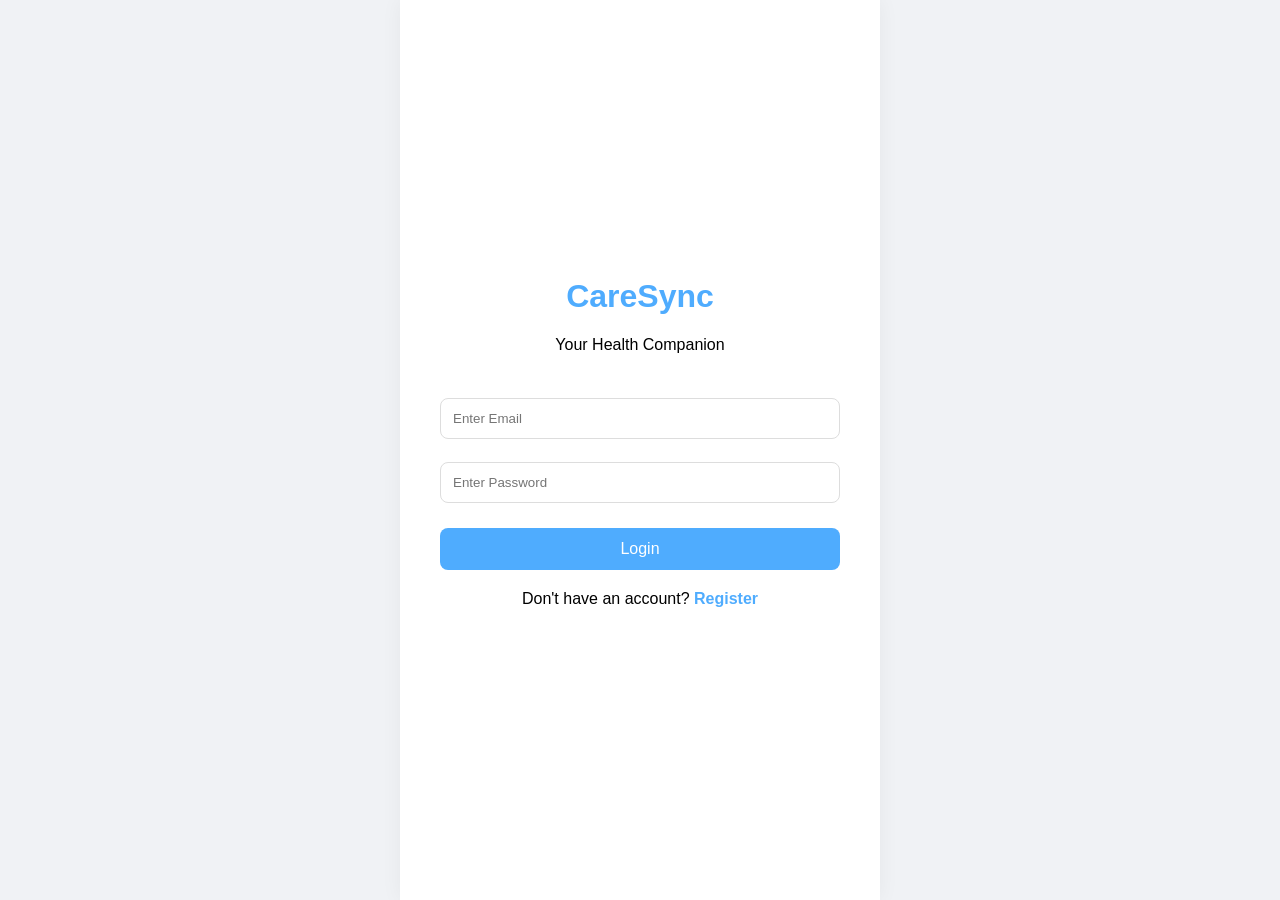
<file: index.html>
<!DOCTYPE html>
<html>

<head>
    <title>CareSync - Welcome</title>
    <link rel="stylesheet" href="style.css">
</head>

<body>

    <script>
        window.location.href = "login.html";
    </script>
</body>

</html>
</file>
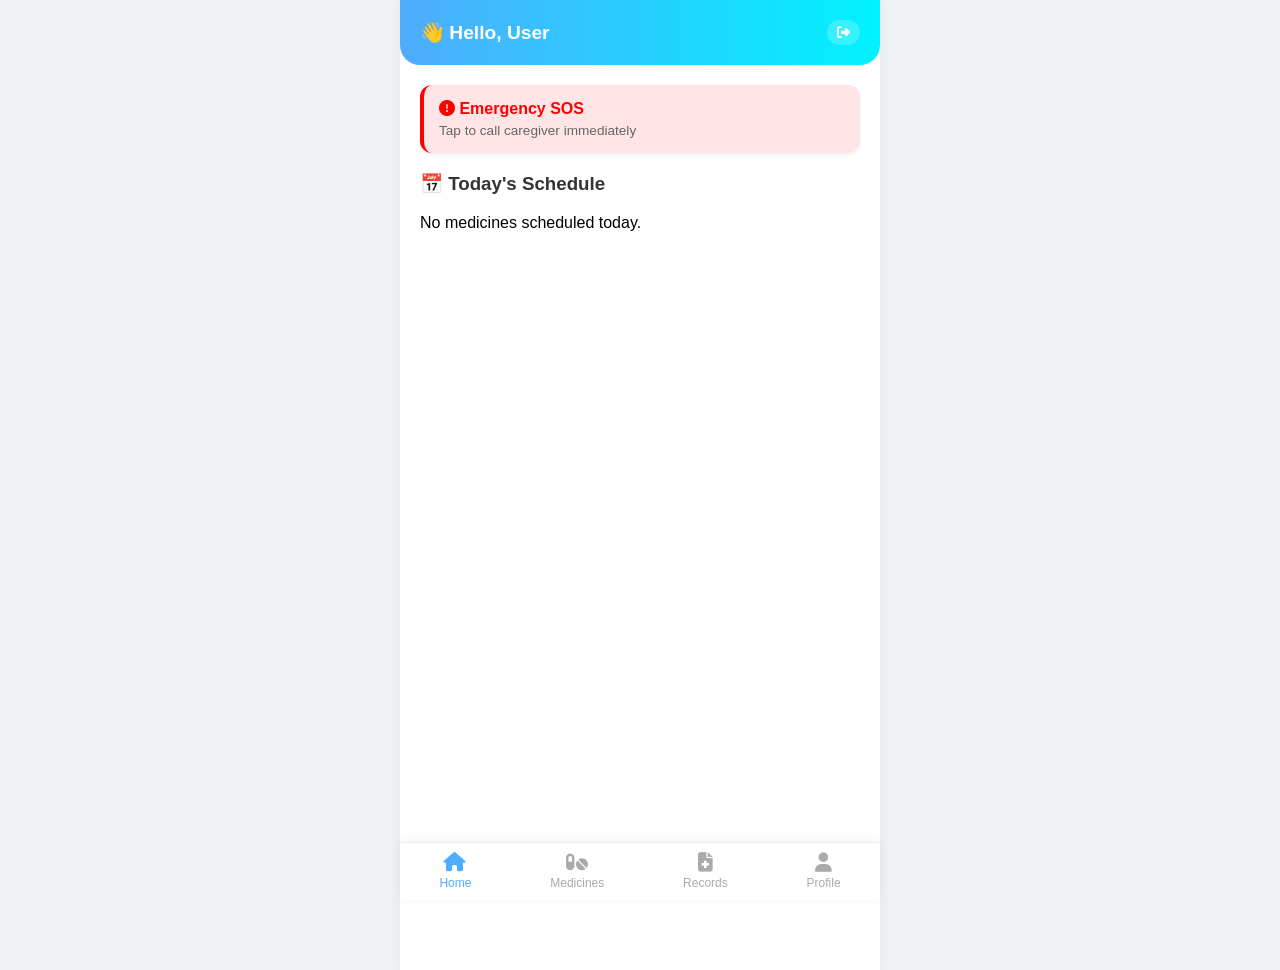
<file: dashboard.html>
<!DOCTYPE html>
<html>

<head>
    <title>CareSync - Dashboard</title>
    <meta name="viewport" content="width=device-width, initial-scale=1.0">
    <link rel="stylesheet" href="style.css">
    <link rel="stylesheet" href="https://cdnjs.cloudflare.com/ajax/libs/font-awesome/6.4.0/css/all.min.css">
</head>

<body>

    <div class="mobile-container">

        <!-- Header -->
        <div class="header">
            <h2>👋 Hello, User</h2>
            <button onclick="logout()"><i class="fas fa-sign-out-alt"></i></button>
        </div>

        <!-- Main Content -->
        <div class="content">

            <!-- Emergency SOS -->
            <div class="timeline-card"
                style="background: #ffe5e5; border-left-color: red; margin-bottom: 20px; cursor: pointer;"
                onclick="alert('Calling Caregiver...')">
                <h4 style="color: red;"><i class="fas fa-exclamation-circle"></i> Emergency SOS</h4>
                <p>Tap to call caregiver immediately</p>
            </div>

            <!-- Medicine Timeline -->
            <div class="timeline-section">
                <h3>📅 Today's Schedule</h3>
                <div id="medicine-timeline">
                    <!-- Timeline Items will be injected here by JS -->
                    <p style="text-align: center; color: #999;">Loading schedule...</p>
                </div>
            </div>

        </div>

        <!-- Bottom Navigation -->
        <div class="bottom-nav">
            <a href="dashboard.html" class="nav-item active">
                <i class="fas fa-home"></i>
                <span>Home</span>
            </a>
            <a href="medicine.html" class="nav-item">
                <i class="fas fa-pills"></i>
                <span>Medicines</span>
            </a>
            <a href="health_record.html" class="nav-item">
                <i class="fas fa-file-medical"></i>
                <span>Records</span>
            </a>
            <a href="profile.html" class="nav-item">
                <i class="fas fa-user"></i>
                <span>Profile</span>
            </a>
        </div>

    </div>

    <script src="script.js"></script>
</body>

</html>
</file>
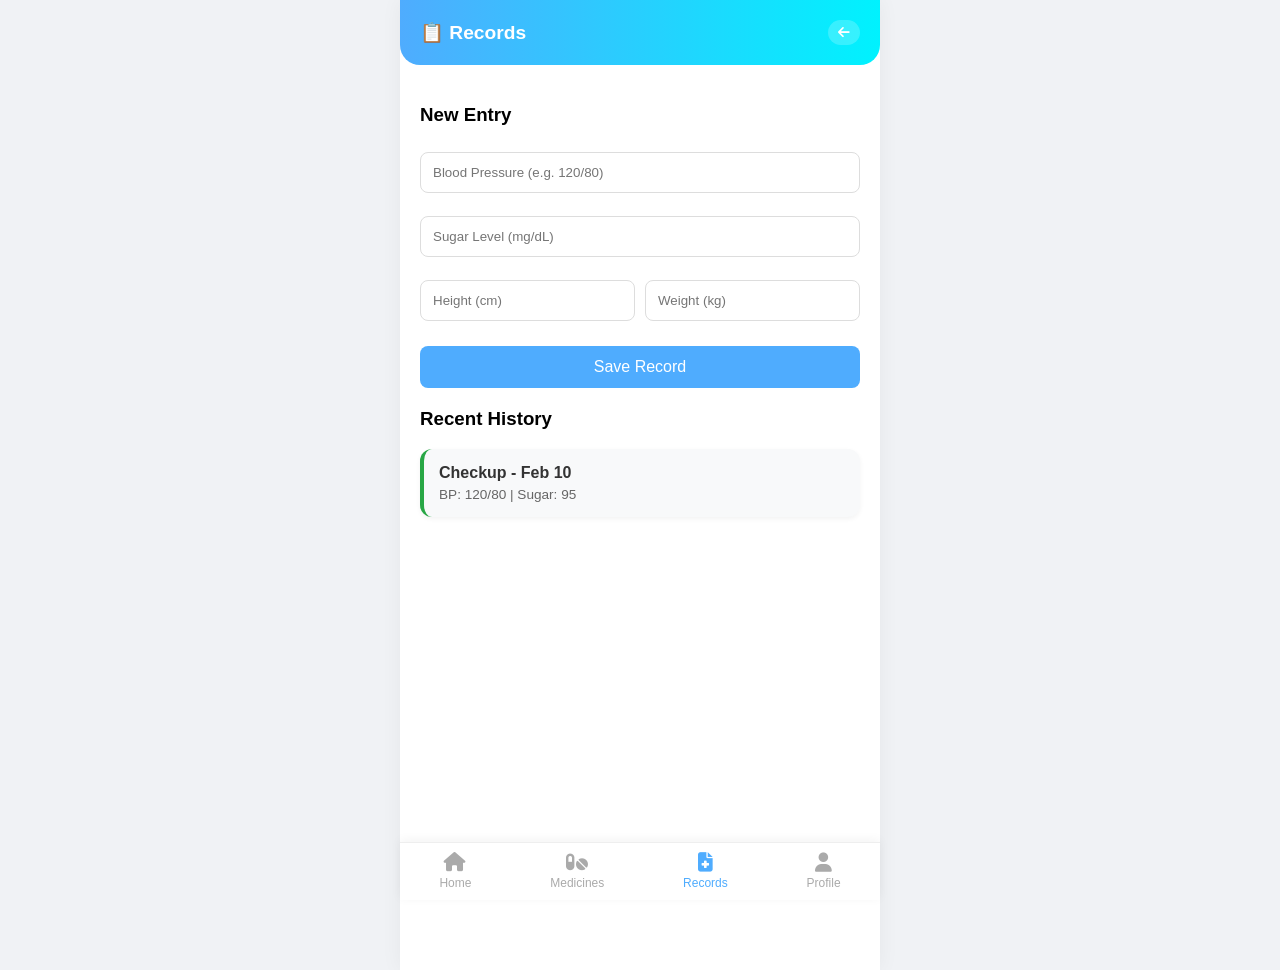
<file: health_record.html>
<!DOCTYPE html>
<html>

<head>
    <title>Health Records - CareSync</title>
    <meta name="viewport" content="width=device-width, initial-scale=1.0">
    <link rel="stylesheet" href="style.css">
    <link rel="stylesheet" href="https://cdnjs.cloudflare.com/ajax/libs/font-awesome/6.4.0/css/all.min.css">
</head>

<body>
    <div class="mobile-container">

        <div class="header">
            <h2>📋 Records</h2>
            <button onclick="window.location.href='dashboard.html'"><i class="fas fa-arrow-left"></i></button>
        </div>

        <div class="content">
            <div class="form-container" style="padding: 0;">
                <h3>New Entry</h3>
                <input type="number" placeholder="Blood Pressure (e.g. 120/80)" id="bp">
                <input type="number" placeholder="Sugar Level (mg/dL)" id="sugar">
                <div style="display: flex; gap: 10px;">
                    <input type="number" placeholder="Height (cm)" id="height">
                    <input type="number" placeholder="Weight (kg)" id="weight">
                </div>
                <button class="primary-btn" onclick="alert('Record Saved (Mock)')">Save Record</button>
            </div>

            <div style="margin-top: 20px;">
                <h3>Recent History</h3>
                <div class="timeline-card" style="margin-bottom: 10px; border-left-color: #28a745;">
                    <h4>Checkup - Feb 10</h4>
                    <p>BP: 120/80 | Sugar: 95</p>
                </div>
            </div>
        </div>

        <!-- Bottom Navigation -->
        <div class="bottom-nav">
            <a href="dashboard.html" class="nav-item">
                <i class="fas fa-home"></i>
                <span>Home</span>
            </a>
            <a href="medicine.html" class="nav-item">
                <i class="fas fa-pills"></i>
                <span>Medicines</span>
            </a>
            <a href="health_record.html" class="nav-item active">
                <i class="fas fa-file-medical"></i>
                <span>Records</span>
            </a>
            <a href="profile.html" class="nav-item">
                <i class="fas fa-user"></i>
                <span>Profile</span>
            </a>
        </div>

    </div>
    <script src="script.js"></script>
</body>

</html>
</file>
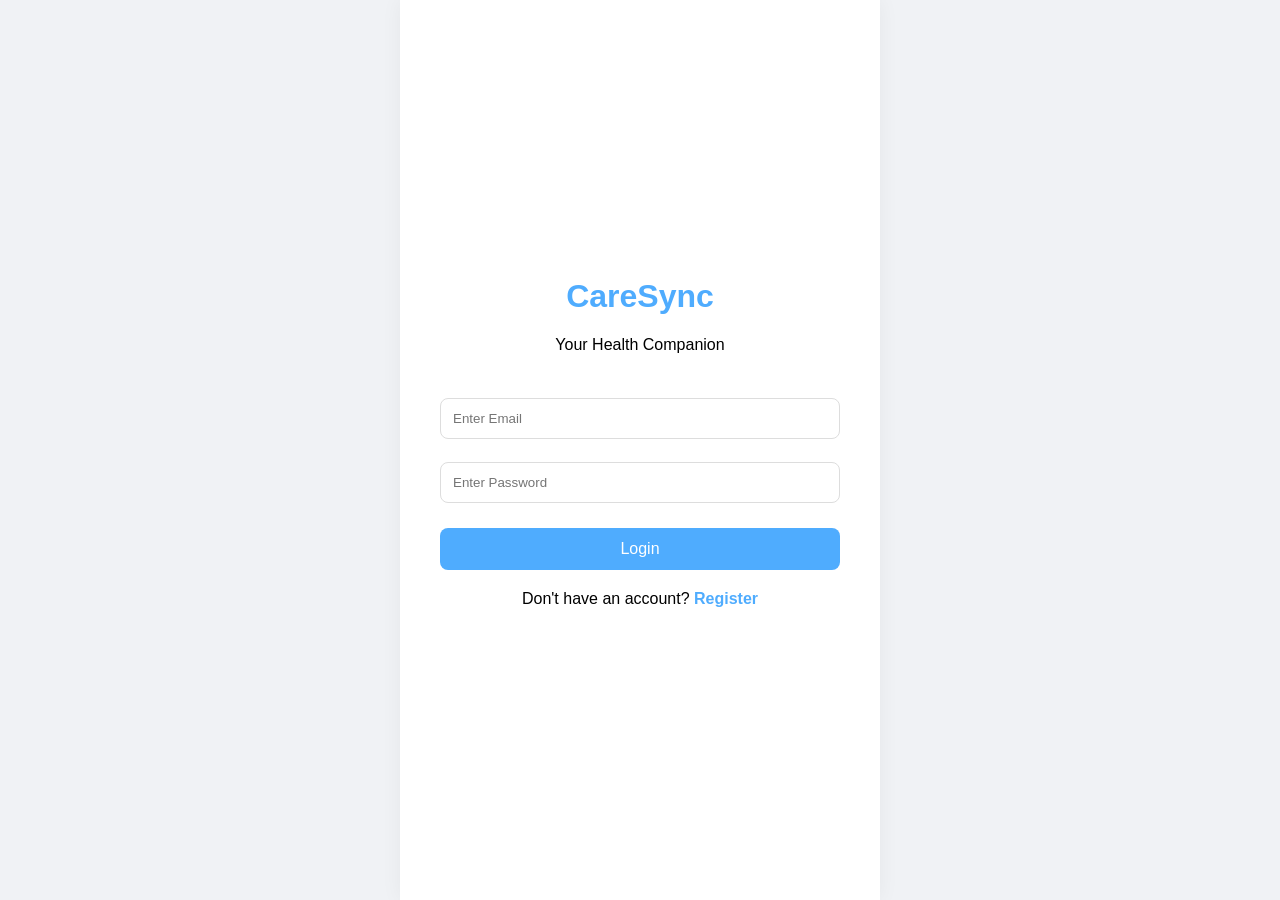
<file: login.html>
<!DOCTYPE html>
<html>

<head>
    <title>Login - CareSync</title>
    <meta name="viewport" content="width=device-width, initial-scale=1.0">
    <link rel="stylesheet" href="style.css">
</head>

<body style="align-items: center;">

    <div class="mobile-container"
        style="display: flex; flex-direction: column; justify-content: center; padding-bottom: 0;">
        <div class="content" style="text-align: center;">
            <h1 style="color: #4facfe;">CareSync</h1>
            <p>Your Health Companion</p>

            <div class="form-container">
                <input type="email" id="email" placeholder="Enter Email">
                <input type="password" id="password" placeholder="Enter Password">

                <button class="primary-btn" onclick="login()">Login</button>

                <p style="margin-top: 20px;">Don't have an account?
                    <a href="register.html"
                        style="color: #4facfe; text-decoration: none; font-weight: bold;">Register</a>
                </p>
            </div>
        </div>
    </div>

    <script src="script.js"></script>
</body>

</html>
</file>
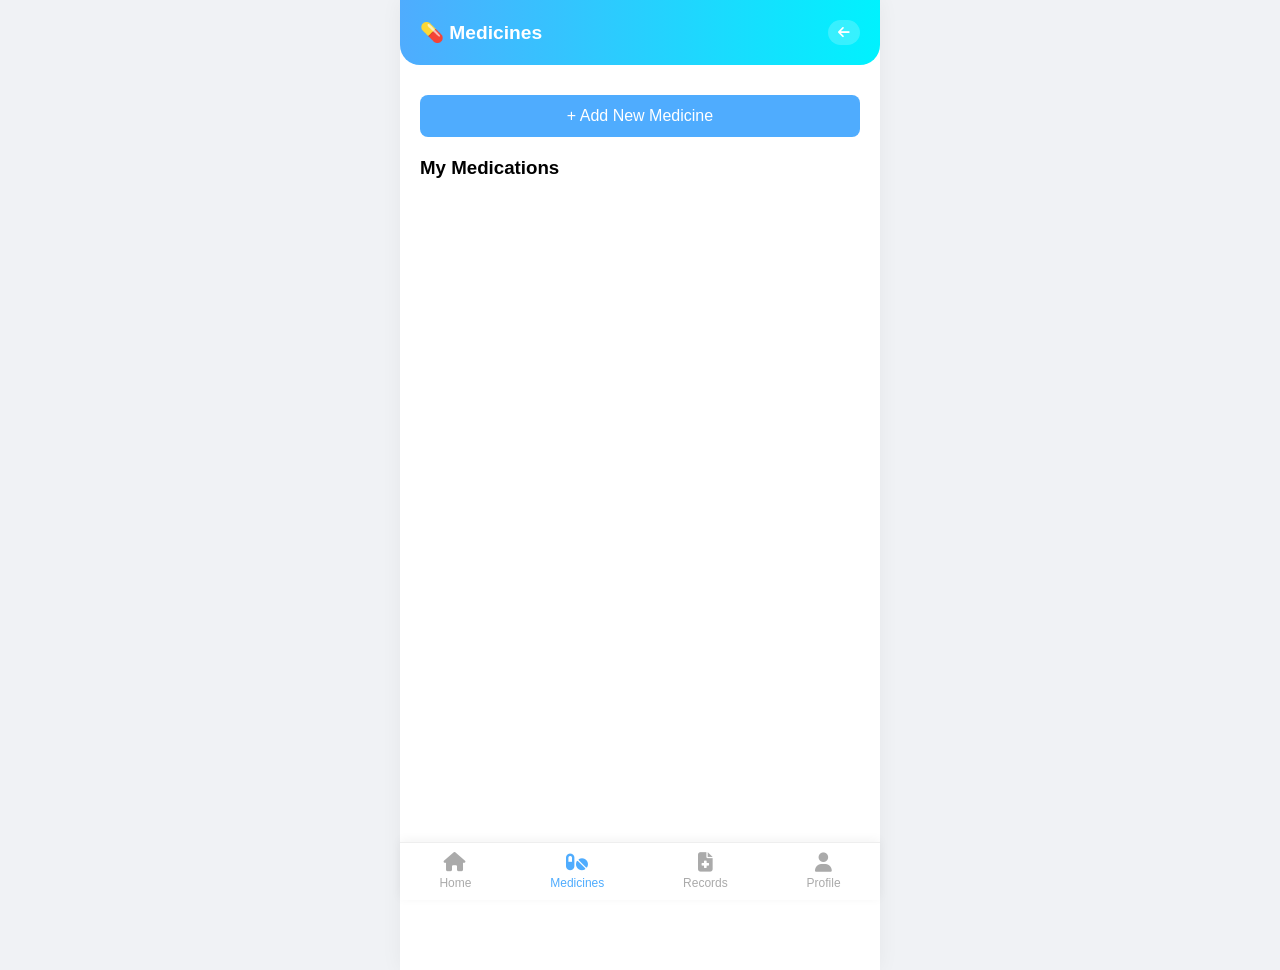
<file: medicine.html>
<!DOCTYPE html>
<html>

<head>
    <title>Medicines - CareSync</title>
    <meta name="viewport" content="width=device-width, initial-scale=1.0">
    <link rel="stylesheet" href="style.css">
    <link rel="stylesheet" href="https://cdnjs.cloudflare.com/ajax/libs/font-awesome/6.4.0/css/all.min.css">
</head>

<body>
    <div class="mobile-container">

        <div class="header">
            <h2>💊 Medicines</h2>
            <button onclick="window.location.href='dashboard.html'"><i class="fas fa-arrow-left"></i></button>
        </div>

        <div class="content">
            <!-- Add Medicine Section -->
            <div class="form-container" id="add-med-form"
                style="display:none; background:#f8f9fa; margin-bottom:20px; border-radius:12px;">
                <h3>Add New Medicine</h3>
                <input type="text" id="med-name" placeholder="Medicine Name">
                <input type="text" id="med-dosage" placeholder="Dosage (e.g. 500mg)">
                <label>Time to Take:</label>
                <input type="time" id="med-time">
                <label>Start Date:</label>
                <input type="date" id="med-start-date">
                <label>End Date:</label>
                <input type="date" id="med-end-date">
                <button class="primary-btn" onclick="saveMedicine()">Save Medicine</button>
                <button class="primary-btn" style="background:#ccc; margin-top:5px;"
                    onclick="toggleAddForm()">Cancel</button>
            </div>

            <!-- Add Medicine Button -->
            <button class="primary-btn" onclick="toggleAddForm()" id="show-add-btn">+ Add New Medicine</button>

            <div style="margin-top: 20px;">
                <h3>My Medications</h3>
                <div id="medicine-list">
                    <!-- List will be populated by JS -->
                </div>
            </div>
        </div>

        <!-- Bottom Navigation -->
        <div class="bottom-nav">
            <a href="dashboard.html" class="nav-item">
                <i class="fas fa-home"></i>
                <span>Home</span>
            </a>
            <a href="medicine.html" class="nav-item active">
                <i class="fas fa-pills"></i>
                <span>Medicines</span>
            </a>
            <a href="health_record.html" class="nav-item">
                <i class="fas fa-file-medical"></i>
                <span>Records</span>
            </a>
            <a href="profile.html" class="nav-item">
                <i class="fas fa-user"></i>
                <span>Profile</span>
            </a>
        </div>

    </div>
    <script src="script.js"></script>
</body>

</html>
</file>
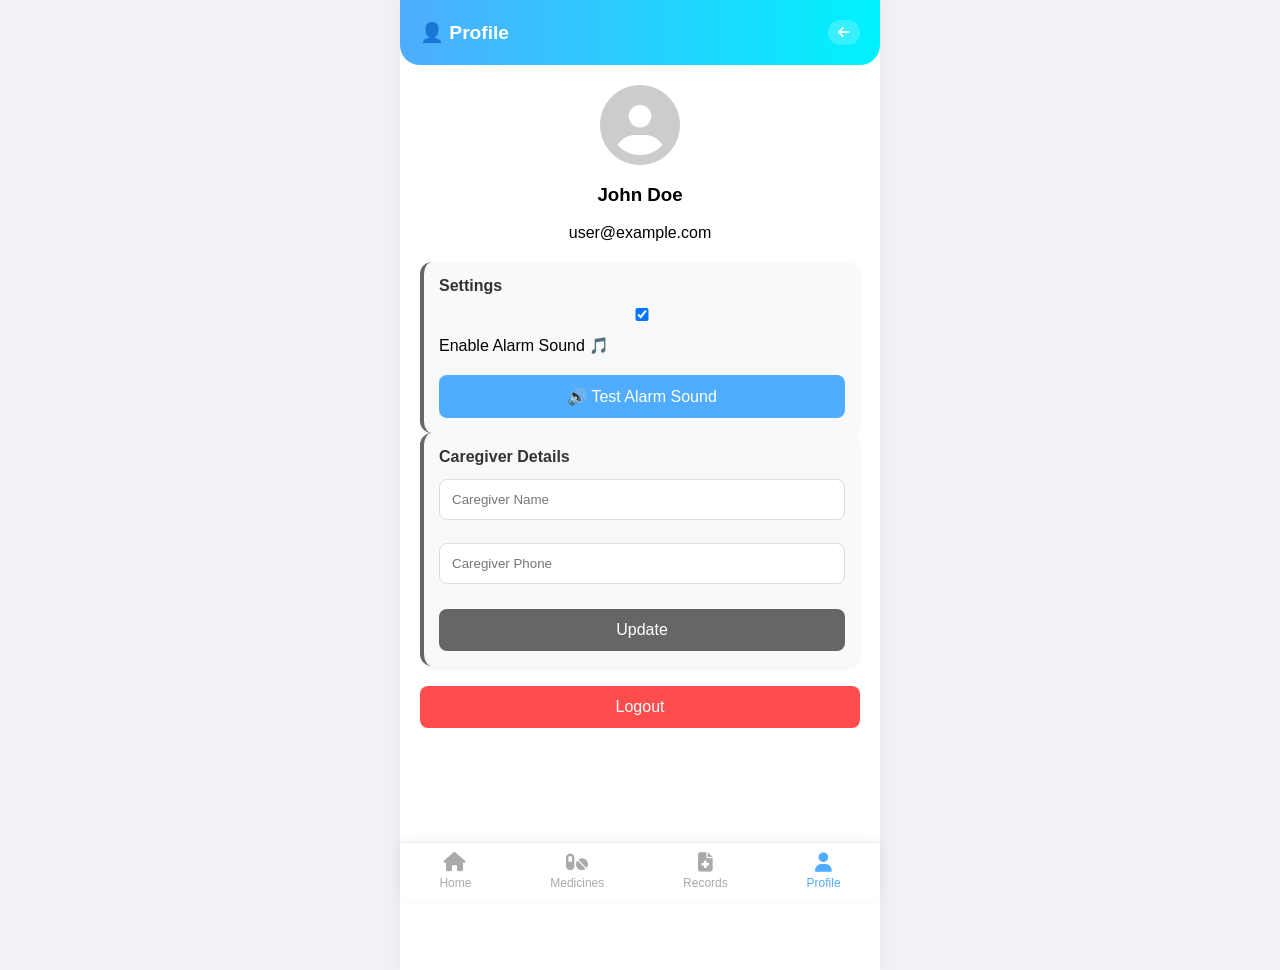
<file: profile.html>
<!DOCTYPE html>
<html>

<head>
    <title>Profile - CareSync</title>
    <meta name="viewport" content="width=device-width, initial-scale=1.0">
    <link rel="stylesheet" href="style.css">
    <link rel="stylesheet" href="https://cdnjs.cloudflare.com/ajax/libs/font-awesome/6.4.0/css/all.min.css">
</head>

<body>
    <div class="mobile-container">

        <div class="header">
            <h2>👤 Profile</h2>
            <button onclick="window.location.href='dashboard.html'"><i class="fas fa-arrow-left"></i></button>
        </div>

        <div class="content">
            <div style="text-align: center; margin-bottom: 20px;">
                <i class="fas fa-user-circle" style="font-size: 5rem; color: #ccc;"></i>
                <h3>John Doe</h3>
                <p>user@example.com</p>
            </div>

            <div class="timeline-card" style="border-left-color: #666;">
                <h4>Settings</h4>
                <div style="margin-bottom: 10px;">
                    <label>
                        <input type="checkbox" checked onchange="localStorage.setItem('soundEnabled', this.checked)">
                        Enable Alarm Sound 🎵
                    </label>
                </div>
                <button class="primary-btn" style="background: #4facfe;" onclick="testAlarm()">🔊 Test Alarm
                    Sound</button>
            </div>

            <div class="timeline-card" style="border-left-color: #666;">
                <h4>Caregiver Details</h4>
                <input type="text" placeholder="Caregiver Name">
                <input type="tel" placeholder="Caregiver Phone">
                <button class="primary-btn" style="background: #666;"
                    onclick="alert('Caregiver Updated')">Update</button>
            </div>

            <button class="primary-btn" style="background: #ff4d4d; margin-top: 20px;"
                onclick="logout()">Logout</button>
        </div>

        <!-- Bottom Navigation -->
        <div class="bottom-nav">
            <a href="dashboard.html" class="nav-item">
                <i class="fas fa-home"></i>
                <span>Home</span>
            </a>
            <a href="medicine.html" class="nav-item">
                <i class="fas fa-pills"></i>
                <span>Medicines</span>
            </a>
            <a href="health_record.html" class="nav-item">
                <i class="fas fa-file-medical"></i>
                <span>Records</span>
            </a>
            <a href="profile.html" class="nav-item active">
                <i class="fas fa-user"></i>
                <span>Profile</span>
            </a>
        </div>

    </div>
    <script src="script.js"></script>
</body>

</html>
</file>
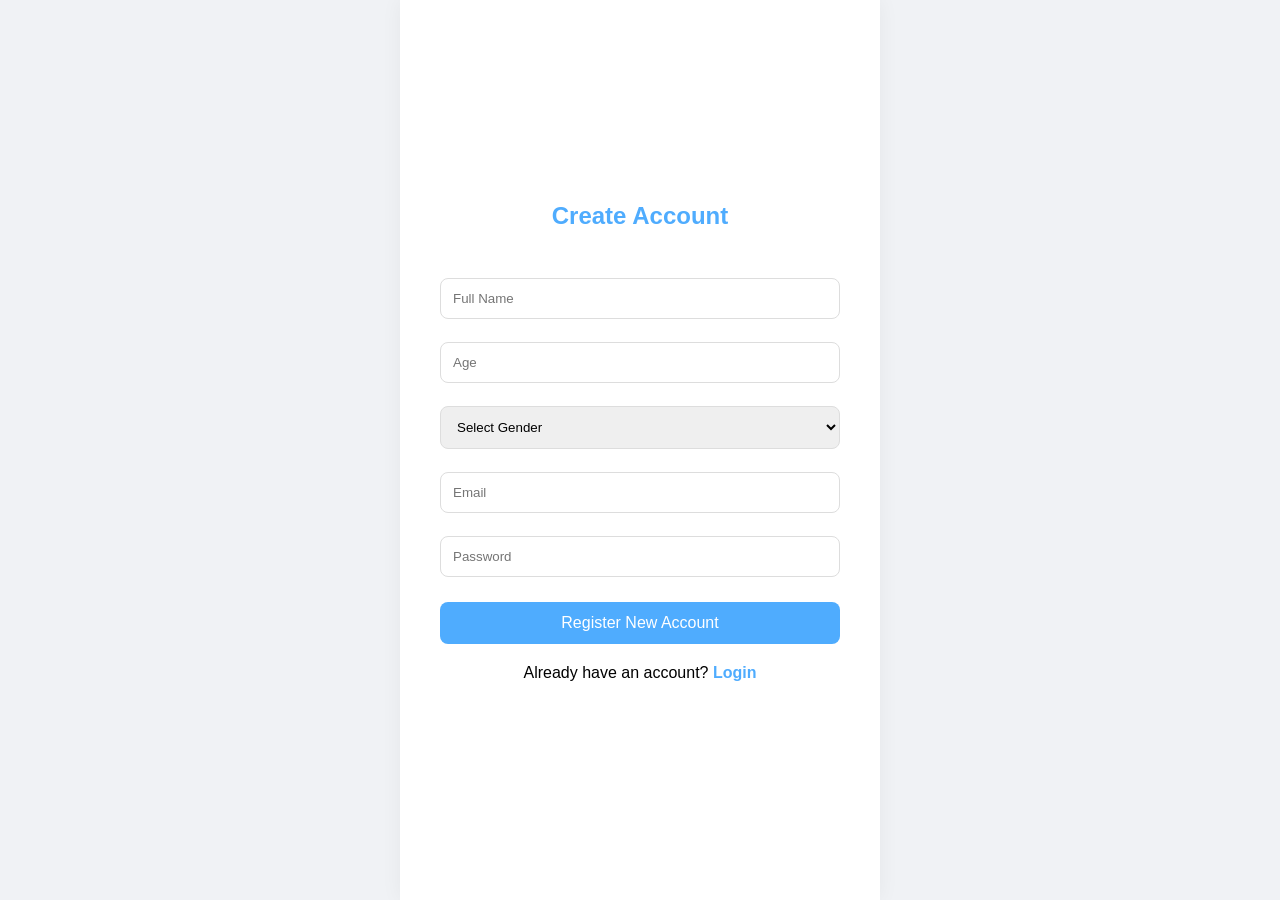
<file: register.html>
<!DOCTYPE html>
<html>

<head>
    <title>Register - CareSync</title>
    <meta name="viewport" content="width=device-width, initial-scale=1.0">
    <link rel="stylesheet" href="style.css">
</head>

<body style="align-items: center;">

    <div class="mobile-container"
        style="display: flex; flex-direction: column; justify-content: center; padding-bottom: 0;">
        <div class="content" style="text-align: center;">
            <h2 style="color: #4facfe;">Create Account</h2>

            <div class="form-container">
                <input type="text" id="name" placeholder="Full Name">
                <input type="number" id="age" placeholder="Age">

                <select id="gender">
                    <option value="" disabled selected>Select Gender</option>
                    <option value="male">Male</option>
                    <option value="female">Female</option>
                    <option value="other">Other</option>
                </select>

                <input type="email" id="email" placeholder="Email">
                <input type="password" id="password" placeholder="Password">

                <button class="primary-btn" onclick="register()">Register New Account</button>

                <p style="margin-top: 20px;">Already have an account?
                    <a href="login.html" style="color: #4facfe; text-decoration: none; font-weight: bold;">Login</a>
                </p>
            </div>
        </div>
    </div>

    <script src="script.js"></script>
</body>

</html>
</file>
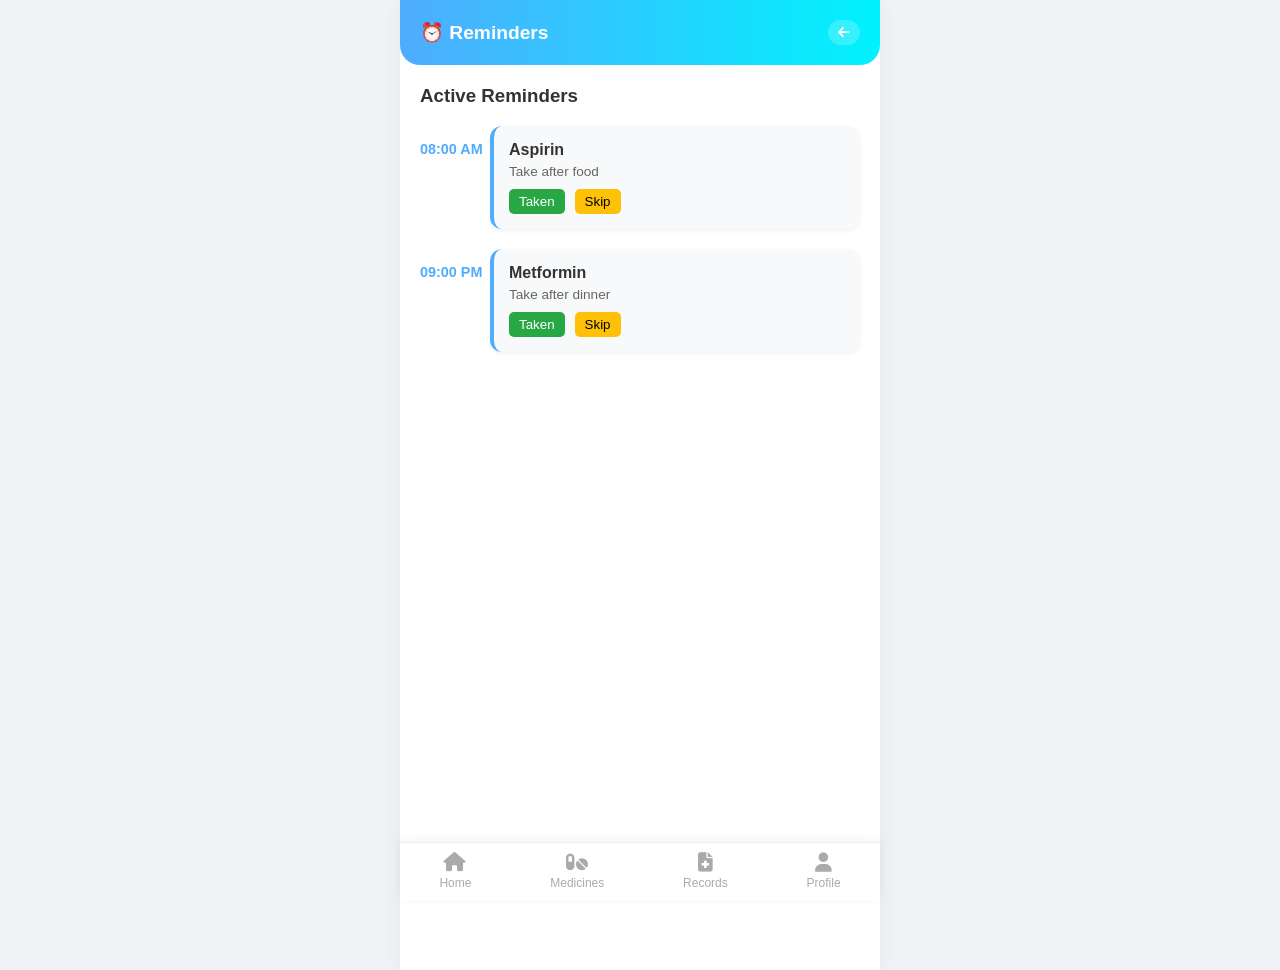
<file: reminder.html>
<!DOCTYPE html>
<html>

<head>
    <title>Reminders - CareSync</title>
    <meta name="viewport" content="width=device-width, initial-scale=1.0">
    <link rel="stylesheet" href="style.css">
    <link rel="stylesheet" href="https://cdnjs.cloudflare.com/ajax/libs/font-awesome/6.4.0/css/all.min.css">
</head>

<body>
    <div class="mobile-container">

        <div class="header">
            <h2>⏰ Reminders</h2>
            <button onclick="window.location.href='dashboard.html'"><i class="fas fa-arrow-left"></i></button>
        </div>

        <div class="content">
            <div class="timeline-section">
                <h3>Active Reminders</h3>

                <!-- Reminder Item -->
                <div class="timeline-item">
                    <div class="timeline-time">08:00 AM</div>
                    <div class="timeline-card">
                        <h4>Aspirin</h4>
                        <p>Take after food</p>
                        <div style="margin-top: 10px; display: flex; gap: 10px;">
                            <button
                                style="background: #28a745; color: white; border: none; padding: 5px 10px; border-radius: 5px; cursor: pointer;"
                                onclick="alert('Marked as Taken')">Taken</button>
                            <button
                                style="background: #ffc107; color: black; border: none; padding: 5px 10px; border-radius: 5px; cursor: pointer;"
                                onclick="alert('Caregiver Notified: Medicine Skipped')">Skip</button>
                        </div>
                    </div>
                </div>

                <!-- Reminder Item -->
                <div class="timeline-item">
                    <div class="timeline-time">09:00 PM</div>
                    <div class="timeline-card">
                        <h4>Metformin</h4>
                        <p>Take after dinner</p>
                        <div style="margin-top: 10px; display: flex; gap: 10px;">
                            <button
                                style="background: #28a745; color: white; border: none; padding: 5px 10px; border-radius: 5px; cursor: pointer;"
                                onclick="alert('Marked as Taken')">Taken</button>
                            <button
                                style="background: #ffc107; color: black; border: none; padding: 5px 10px; border-radius: 5px; cursor: pointer;"
                                onclick="alert('Caregiver Notified: Medicine Skipped')">Skip</button>
                        </div>
                    </div>
                </div>

            </div>
        </div>

        <!-- Bottom Navigation -->
        <div class="bottom-nav">
            <a href="dashboard.html" class="nav-item">
                <i class="fas fa-home"></i>
                <span>Home</span>
            </a>
            <a href="medicine.html" class="nav-item">
                <i class="fas fa-pills"></i>
                <span>Medicines</span>
            </a>
            <a href="health_record.html" class="nav-item">
                <i class="fas fa-file-medical"></i>
                <span>Records</span>
            </a>
            <a href="profile.html" class="nav-item">
                <i class="fas fa-user"></i>
                <span>Profile</span>
            </a>
        </div>

    </div>
    <script src="script.js"></script>
</body>

</html>
</file>
<file: style.css>
body {
    font-family: 'Arial', sans-serif;
    background-color: #f0f2f5;
    margin: 0;
    padding: 0;
    display: flex;
    justify-content: center;
    min-height: 100vh;
}

.mobile-container {
    width: 100%;
    max-width: 480px;
    background: white;
    min-height: 100vh;
    position: relative;
    box-shadow: 0 0 20px rgba(0, 0, 0, 0.05);
    padding-bottom: 70px;
    /* Space for bottom nav */
}

/* Header */
.header {
    background: linear-gradient(to right, #4facfe, #00f2fe);
    color: white;
    padding: 20px;
    border-bottom-left-radius: 20px;
    border-bottom-right-radius: 20px;
    display: flex;
    justify-content: space-between;
    align-items: center;
}

.header h2 {
    margin: 0;
    font-size: 1.2rem;
}

.header button {
    background: rgba(255, 255, 255, 0.2);
    border: none;
    color: white;
    padding: 5px 10px;
    border-radius: 15px;
    cursor: pointer;
}

/* Content Area */
.content {
    padding: 20px;
}

/* Timeline Styles */
.timeline-section h3 {
    margin-top: 0;
    color: #333;
}

.timeline-item {
    display: flex;
    align-items: flex-start;
    margin-bottom: 20px;
    position: relative;
}

.timeline-time {
    font-weight: bold;
    color: #4facfe;
    width: 70px;
    font-size: 0.9rem;
    padding-top: 15px;
}

.timeline-card {
    background: #f8f9fa;
    flex-grow: 1;
    padding: 15px;
    border-radius: 12px;
    border-left: 4px solid #4facfe;
    box-shadow: 0 2px 5px rgba(0, 0, 0, 0.05);
}

.timeline-card h4 {
    margin: 0 0 5px 0;
    color: #333;
}

.timeline-card p {
    margin: 0;
    color: #666;
    font-size: 0.85rem;
}

/* Bottom Navigation */
.bottom-nav {
    position: fixed;
    bottom: 0;
    width: 100%;
    max-width: 480px;
    background: white;
    display: flex;
    justify-content: space-around;
    padding: 10px 0;
    box-shadow: 0 -2px 10px rgba(0, 0, 0, 0.05);
    border-top: 1px solid #eee;
}

.nav-item {
    text-decoration: none;
    color: #aaa;
    display: flex;
    flex-direction: column;
    align-items: center;
    font-size: 0.75rem;
    transition: color 0.3s;
}

.nav-item i {
    font-size: 1.2rem;
    margin-bottom: 4px;
}

.nav-item.active {
    color: #4facfe;
}

.nav-item:hover {
    color: #4facfe;
}

/* Form Styles */
.form-container {
    padding: 20px;
}

/* Existing Input Styles */
input,
select {
    width: 100%;
    padding: 12px;
    margin: 8px 0 15px 0;
    border: 1px solid #ddd;
    border-radius: 8px;
    box-sizing: border-box;
}

/* --- Alarm Modal Styles --- */
#alarm-modal {
    display: none;
    /* Hidden by default */
    position: fixed;
    top: 0;
    left: 0;
    width: 100%;
    height: 100%;
    background-color: rgba(0, 0, 0, 0.9);
    /* Dark overlay */
    z-index: 1000;
    justify-content: center;
    align-items: center;
    flex-direction: column;
    color: white;
    text-align: center;
}

.alarm-content {
    background: #fff;
    color: #333;
    padding: 30px;
    border-radius: 20px;
    width: 80%;
    max-width: 300px;
    box-shadow: 0 0 20px rgba(255, 77, 77, 0.8);
    animation: pulse 1.5s infinite;
}

@keyframes pulse {
    0% {
        transform: scale(1);
        box-shadow: 0 0 0 0 rgba(255, 77, 77, 0.7);
    }

    70% {
        transform: scale(1.05);
        box-shadow: 0 0 0 10px rgba(255, 77, 77, 0);
    }

    100% {
        transform: scale(1);
        box-shadow: 0 0 0 0 rgba(255, 77, 77, 0);
    }
}

.alarm-btn {
    width: 100%;
    padding: 12px;
    border: none;
    border-radius: 10px;
    font-size: 1rem;
    font-weight: bold;
    cursor: pointer;
    margin-top: 10px;
}

.btn-take {
    background: #28a745;
    color: white;
}

.btn-skip {
    background: #dc3545;
    color: white;
}

button.primary-btn {
    width: 100%;
    padding: 12px;
    background: #4facfe;
    color: white;
    border: none;
    border-radius: 8px;
    font-size: 1rem;
    cursor: pointer;
    margin-top: 10px;
}
</file>
